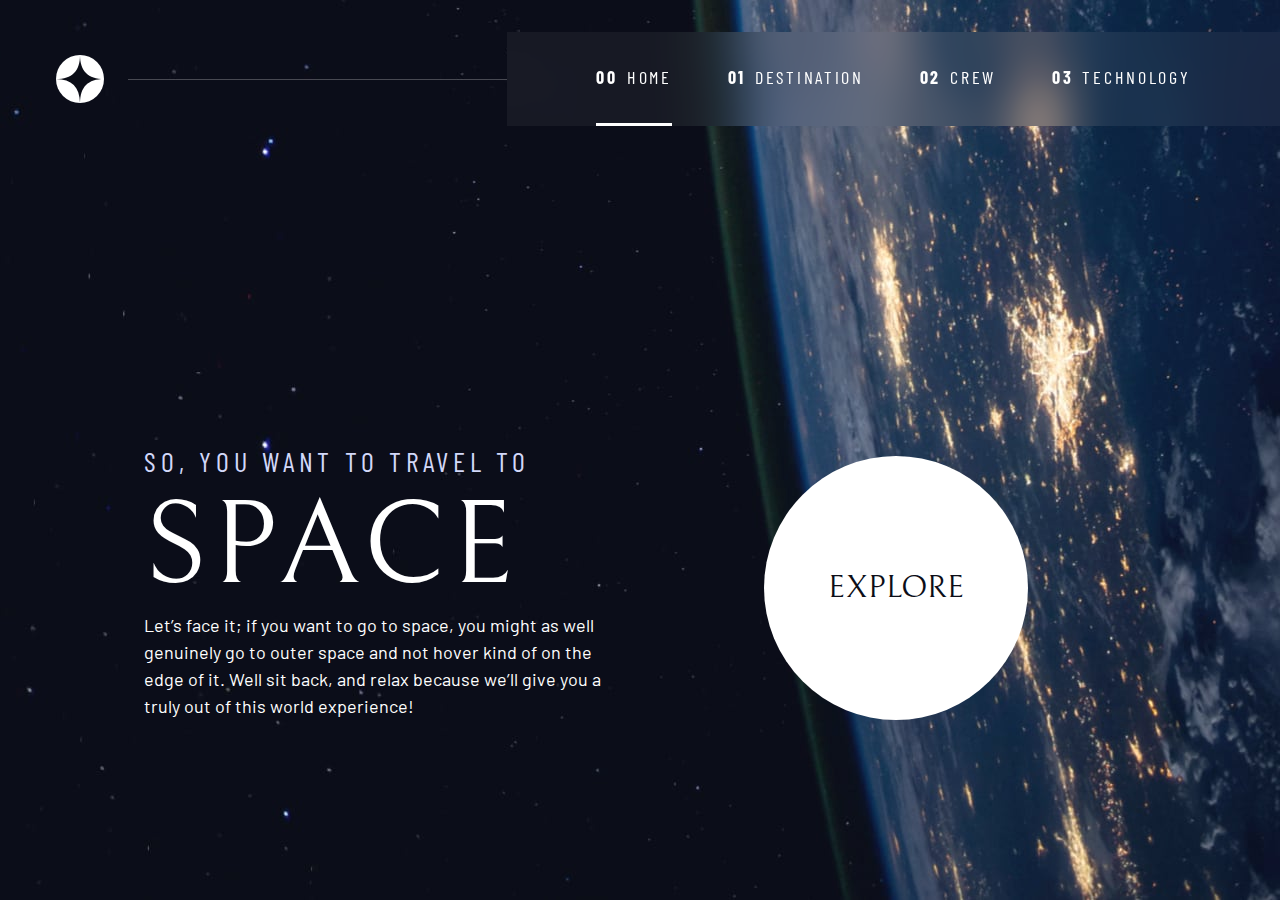
<file: index.html>
<!DOCTYPE html>
<html lang="en">
<head>
    <meta charset="UTF-8">
    <meta name="viewport" content="width=device-width, initial-scale=1.0">

    <link rel="icon" type="image/png" sizes="32x32" href="./assets/favicon-32x32.png">
    <!-- Google fonts -->
    <link rel="preconnect" href="https://fonts.googleapis.com">
    <link rel="preconnect" href="https://fonts.gstatic.com" crossorigin>
    <link href="https://fonts.googleapis.com/css2?family=Barlow+Condensed:wght@400;700&family=Bellefair&family=Barlow:wght@400;700&display=swap"
          rel="stylesheet">

    <!-- Our custom CSS -->
    <link rel="stylesheet" href="index.css">
    <title>Frontend Mentor | Space tourism website</title>
    <script src="navigation.js" defer></script>
</head>
<body class="home">
    <a class="skip-to-content" href="#main">Skip to content</a>
    <header class="primary-header flex">
        <div>
            <img src="./assets/shared/logo.svg" alt="space tourism logo" class="logo">
        </div>
        <button class="mobile-nav-toggle" aria-controls="primary-navigation"><span class="sr-only" aria-expanded="false">Menu</span></button>
        <nav>
            <ul id="primary-navigation" data-visible="false" class="primary-navigation underline-indicators flex">
                <li class="active"><a class="ff-sans-cond uppercase text-white letter-spacing-2" href="index.html"><span aria-hidden="true">00</span>Home</a>
                <li><a class="ff-sans-cond uppercase text-white letter-spacing-2" href="destination.html"><span aria-hidden="true">01</span>Destination</a>
                <li><a class="ff-sans-cond uppercase text-white letter-spacing-2" href="crew.html"><span aria-hidden="true">02</span>Crew</a>
                <li><a class="ff-sans-cond uppercase text-white letter-spacing-2" href="technology.html"><span aria-hidden="true">03</span>Technology</a>
            </ul>
        </nav>
    </header>

    <main id="main" class="grid-container grid-container--home">
        <div>
            <h1 class="text-accent fs-500 ff-sans-cond uppercase letter-spacing-1">So, you want to travel to
                <span class="d-block fs-900 ff-serif text-white">Space</span></h1>

            <p>Let’s face it; if you want to go to space, you might as well genuinely go to
                outer space and not hover kind of on the edge of it. Well sit back, and relax
                because we’ll give you a truly out of this world experience! </p>
        </div>
        <div>
            <a href="#" class="large-button uppercase ff-serif text-dark bg-white">Explore</a>
        </div>
    </main>

</body>
</html>
</file>
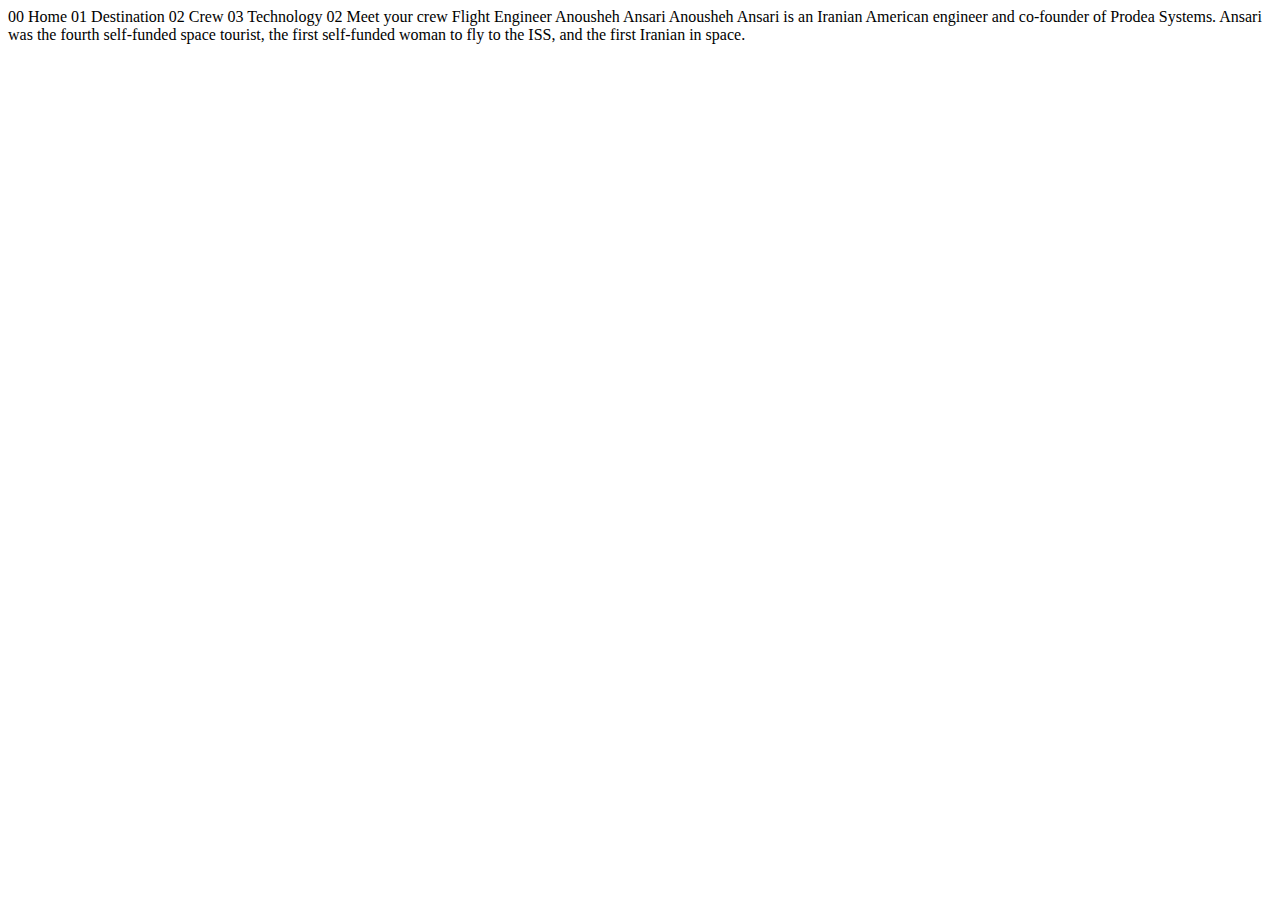
<file: crew-engineer.html>
<!DOCTYPE html>
<html lang="en">
<head>
  <meta charset="UTF-8">
  <meta name="viewport" content="width=device-width, initial-scale=1.0">

  <link rel="icon" type="image/png" sizes="32x32" href="./assets/favicon-32x32.png">
  
  <title>Frontend Mentor | Space tourism website</title>
</head>
<body>

  00 Home
  01 Destination
  02 Crew
  03 Technology

  02 Meet your crew

  Flight Engineer
  Anousheh Ansari

  Anousheh Ansari is an Iranian American engineer and co-founder of Prodea Systems. 
  Ansari was the fourth self-funded space tourist, the first self-funded woman to 
  fly to the ISS, and the first Iranian in space. 
</body>
</html>
</file>
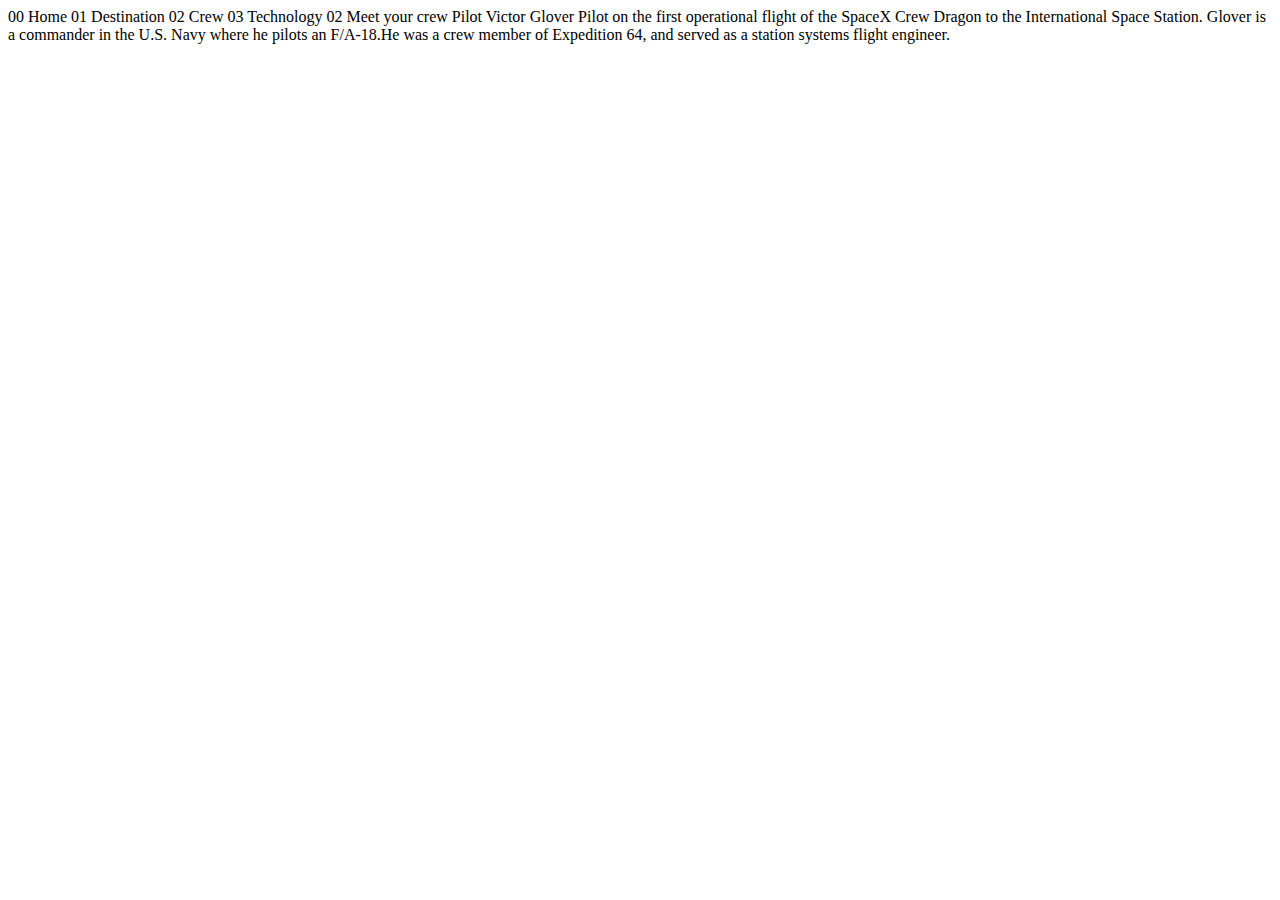
<file: crew-pilot.html>
<!DOCTYPE html>
<html lang="en">
<head>
  <meta charset="UTF-8">
  <meta name="viewport" content="width=device-width, initial-scale=1.0">

  <link rel="icon" type="image/png" sizes="32x32" href="./assets/favicon-32x32.png">
  
  <title>Frontend Mentor | Space tourism website</title>
</head>
<body>

  00 Home
  01 Destination
  02 Crew
  03 Technology

  02 Meet your crew

  Pilot
  Victor Glover

  Pilot on the first operational flight of the SpaceX Crew Dragon to the 
  International Space Station. Glover is a commander in the U.S. Navy where 
  he pilots an F/A-18.He was a crew member of Expedition 64, and served as a 
  station systems flight engineer. 
</body>
</html>
</file>
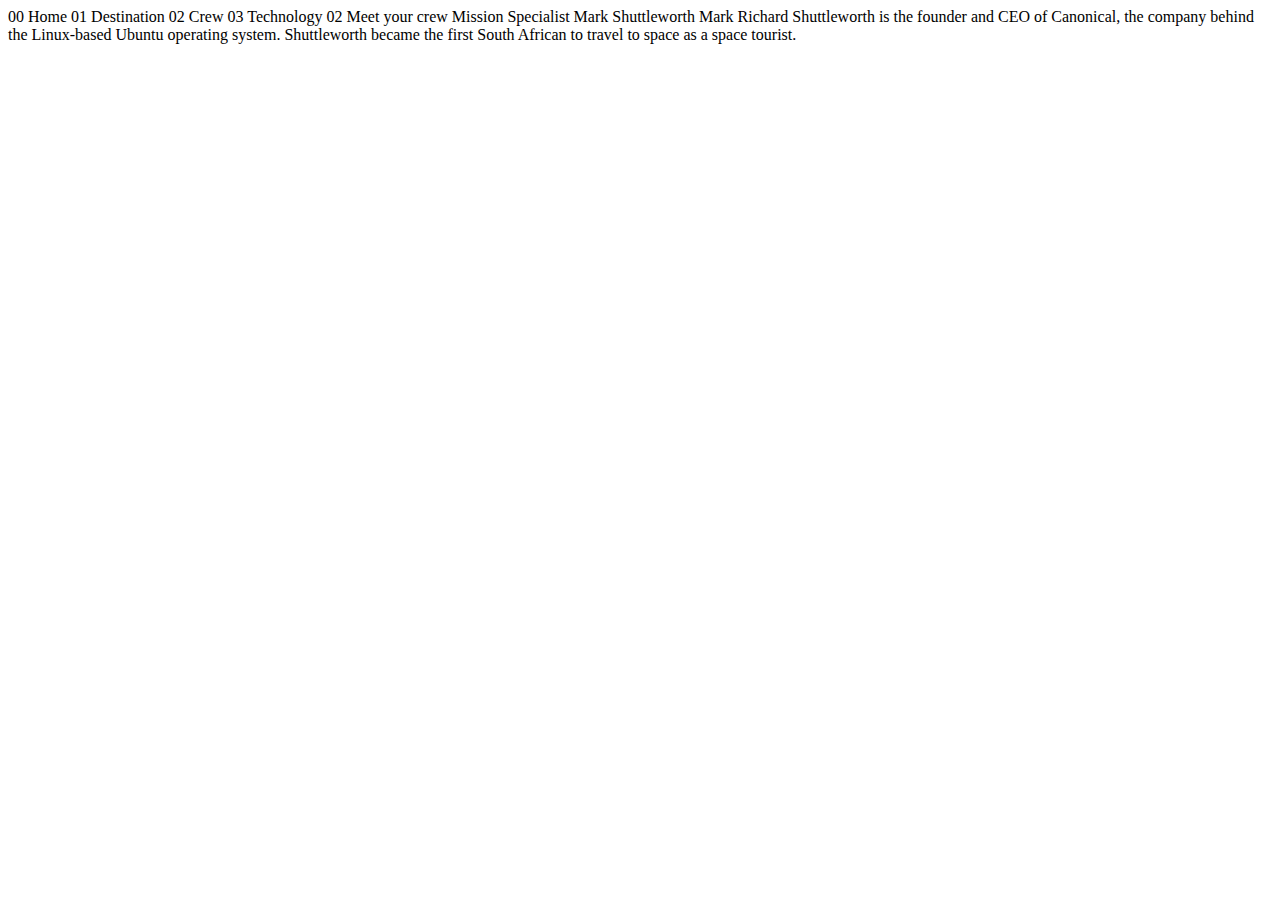
<file: crew-specialist.html>
<!DOCTYPE html>
<html lang="en">
<head>
  <meta charset="UTF-8">
  <meta name="viewport" content="width=device-width, initial-scale=1.0">

  <link rel="icon" type="image/png" sizes="32x32" href="./assets/favicon-32x32.png">
  
  <title>Frontend Mentor | Space tourism website</title>
</head>
<body>

  00 Home
  01 Destination
  02 Crew
  03 Technology

  02 Meet your crew

  Mission Specialist
  Mark Shuttleworth

  Mark Richard Shuttleworth is the founder and CEO of Canonical, the company behind 
  the Linux-based Ubuntu operating system. Shuttleworth became the first South 
  African to travel to space as a space tourist.
</body>
</html>
</file>
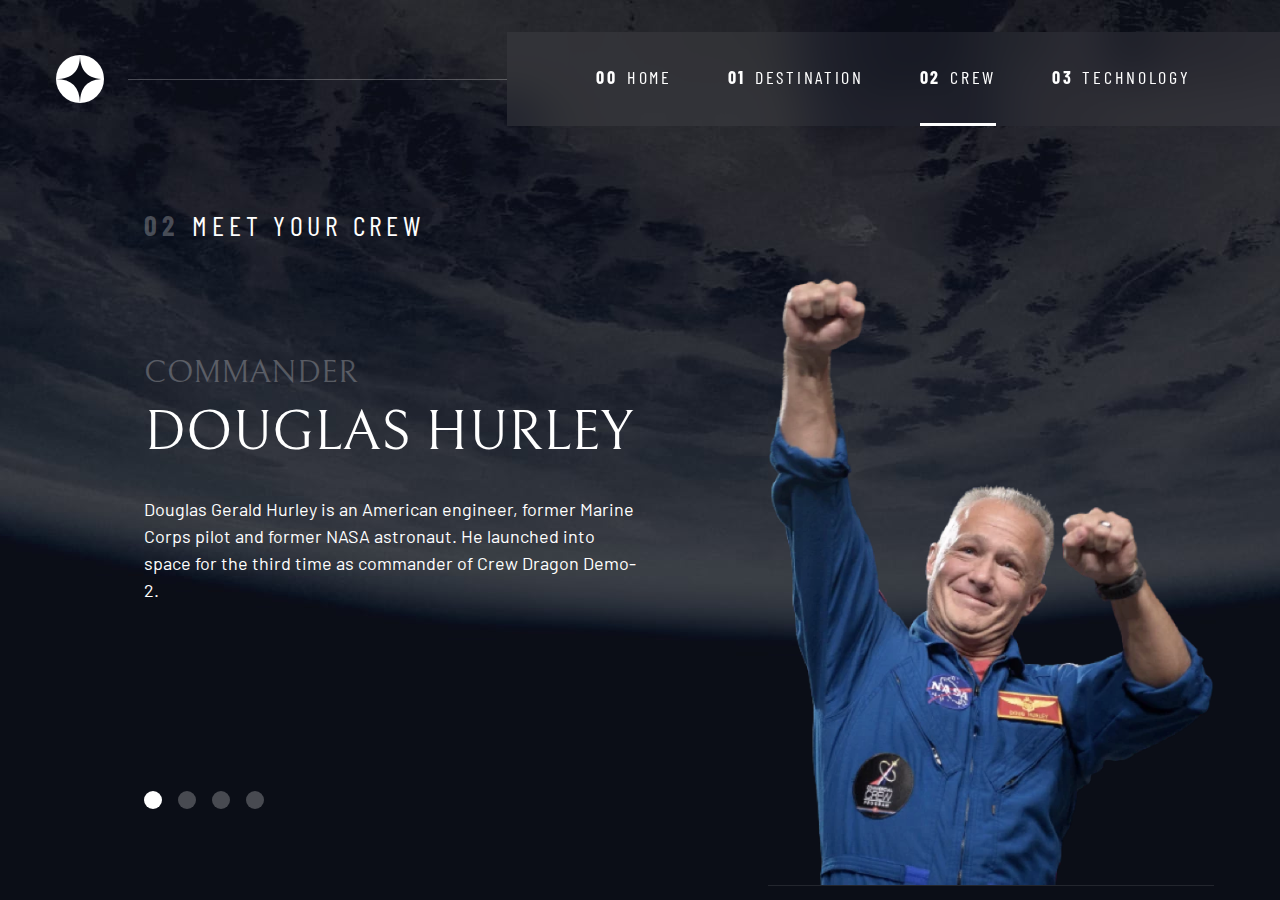
<file: crew.html>
<!DOCTYPE html>
<html lang="en">
<head>
    <meta charset="UTF-8">
    <meta name="viewport" content="width=device-width, initial-scale=1.0">

    <link rel="icon" type="image/png" sizes="32x32" href="./assets/favicon-32x32.png">
    <!-- Google fonts -->
    <link rel="preconnect" href="https://fonts.googleapis.com">
    <link rel="preconnect" href="https://fonts.gstatic.com" crossorigin>
    <link href="https://fonts.googleapis.com/css2?family=Barlow+Condensed:wght@400;700&family=Bellefair&family=Barlow:wght@400;700&display=swap"
          rel="stylesheet">

    <!-- Our custom CSS -->
    <link rel="stylesheet" href="index.css">
    <title>Frontend Mentor | Space tourism website</title>
    <script src="navigation.js" defer></script>
    <script src="tabs.js" defer></script>
</head>
<body class="crew">
<a class="skip-to-content" href="#main">Skip to content</a>
<header class="primary-header flex">
    <div>
        <img src="./assets/shared/logo.svg" alt="space tourism logo" class="logo">
    </div>
    <button class="mobile-nav-toggle" aria-controls="primary-navigation"><span class="sr-only" aria-expanded="false">Menu</span>
    </button>
    <nav>
        <ul id="primary-navigation" data-visible="false" class="primary-navigation underline-indicators flex">
            <li><a class="ff-sans-cond uppercase text-white letter-spacing-2" href="index.html"><span
                    aria-hidden="true">00</span>Home</a>
            <li><a class="ff-sans-cond uppercase text-white letter-spacing-2" href="destination.html"><span
                    aria-hidden="true">01</span>Destination</a>
            <li class="active"><a class="ff-sans-cond uppercase text-white letter-spacing-2" href="crew.html"><span aria-hidden="true">02</span>Crew</a>
            <li><a class="ff-sans-cond uppercase text-white letter-spacing-2" href="technology.html"><span
                    aria-hidden="true">03</span>Technology</a>
        </ul>
    </nav>
</header>

<main id="main" class="grid-container grid-container--crew flow">
    <h1 class="numbered-title"><span aria-hidden="true">02</span>Meet your crew</h1>

    <picture id="commander-image">
        <source srcset="./assets/crew/image-douglas-hurley.webp" type="image/webp">
        <img src="assets/crew/image-douglas-hurley.png" alt="douglas hurley">
    </picture>
    <picture hidden id="specialist-image">
        <source srcset="./assets/crew/image-mark-shuttleworth.webp" type="image/webp">
        <img src="assets/crew/image-mark-shuttleworth.png" alt="mark shuttleworth">
    </picture>
    <picture hidden id="pilot-image">
        <source srcset="./assets/crew/image-victor-glover.webp" type="image/webp">
        <img src="assets/crew/image-victor-glover.png" alt="victor glover">
    </picture>
    <picture hidden id="engineer-image">
        <source srcset="./assets/crew/image-anousheh-ansari.webp" type="image/webp">
        <img src="assets/crew/image-anousheh-ansari.png" alt="anousheh ansari">
    </picture>

    <div class="dot-indicators flex" role="tablist">
        <button aria-selected="true" role="tab" aria-controls="commander-tab" tabindex="0" data-image="commander-image">
            <span class="sr-only">The commander</span></button>
        <button aria-selected="false" role="tab" aria-controls="specialist-tab" tabindex="-1" data-image="specialist-image">
            <span class="sr-only">The mission specialist</span>
        </button>
        <button aria-selected="false" role="tab" aria-controls="pilot-tab" tabindex="-1" data-image="pilot-image">
            <span class="sr-only">The pilot</span>
        </button>
        <button aria-selected="false" role="tab" aria-controls="engineer-tab" tabindex="-1" data-image="engineer-image">
            <span class="sr-only">The crew engineer</span>
        </button>
    </div>

    <!--  Commander  -->
    <article class="crew-details flow" id="commander-tab" tabindex="0" role="tabpanel">
        <header class="flow flow--space-small">
            <h2 class="uppercase fs-600 ff-serif" style="opacity: .5">Commander</h2>
            <p class="uppercase fs-700 ff-serif">Douglas Hurley</p>
        </header>
        <p>Douglas Gerald Hurley is an American engineer, former Marine Corps pilot
            and former NASA astronaut. He launched into space for the third time as
            commander of Crew Dragon Demo-2.</p>
    </article>

    <!--  Specialist      -->
    <article hidden class="crew-details flow" id="specialist-tab" tabindex="0" role="tabpanel">
        <header class="flow flow--space-small">
            <h2 class="uppercase fs-600 ff-serif" style="opacity: .5">Mission Specialist</h2>
            <p class="uppercase fs-700 ff-serif">Mark Shuttleworth</p>
        </header>
        <p>Mark Richard Shuttleworth is the founder and CEO of Canonical, the company behind
            the Linux-based Ubuntu operating system. Shuttleworth became the first South
            African to travel to space as a space tourist.</p>
    </article>

    <!--    Pilot      -->
    <article hidden class="crew-details flow" id="pilot-tab" tabindex="0" role="tabpanel">
        <header class="flow flow--space-small">
            <h2 class="uppercase fs-600 ff-serif" style="opacity: .5">Pilot</h2>
            <p class="uppercase fs-700 ff-serif">Victor Glover</p>
        </header>
        <p>Pilot on the first operational flight of the SpaceX Crew Dragon to the
            International Space Station. Glover is a commander in the U.S. Navy where
            he pilots an F/A-18.He was a crew member of Expedition 64, and served as a
            station systems flight engineer. </p>
    </article>

    <!--  Engineer    -->
    <article hidden class="crew-details flow" id="engineer-tab" tabindex="0" role="tabpanel">
        <header class="flow flow--space-small">
            <h2 class="uppercase fs-600 ff-serif" style="opacity: .5">Flight Engineer</h2>
            <p class="uppercase fs-700 ff-serif">Anousheh Ansari</p>
        </header>
        <p>Anousheh Ansari is an Iranian American engineer and co-founder of Prodea Systems.
            Ansari was the fourth self-funded space tourist, the first self-funded woman to
            fly to the ISS, and the first Iranian in space.</p>
    </article>
</main>
</body>
</html>
</file>
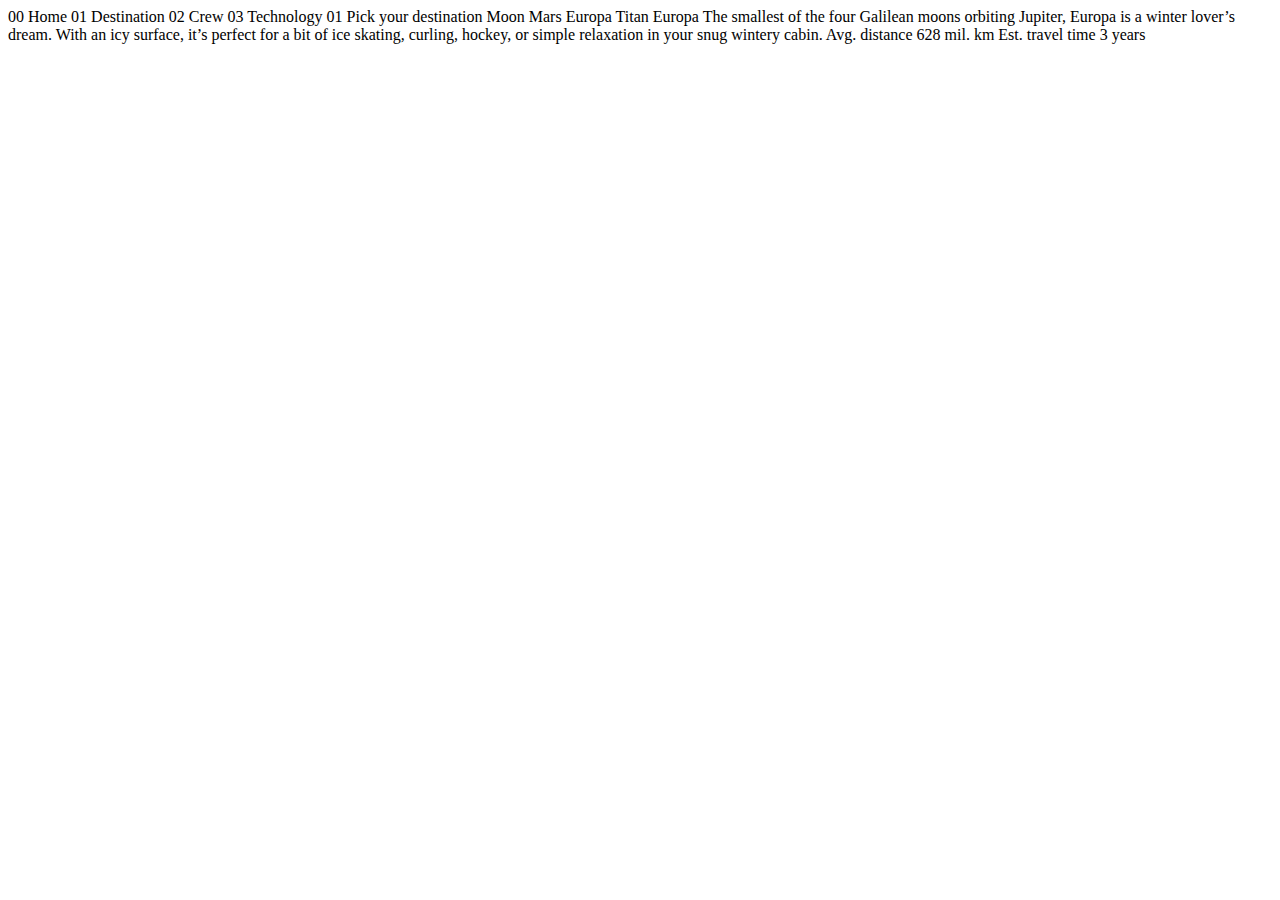
<file: destination-europa.html>
<!DOCTYPE html>
<html lang="en">
<head>
  <meta charset="UTF-8">
  <meta name="viewport" content="width=device-width, initial-scale=1.0">

  <link rel="icon" type="image/png" sizes="32x32" href="./assets/favicon-32x32.png">
  
  <title>Frontend Mentor | Space tourism website</title>
</head>
<body>

  00 Home
  01 Destination
  02 Crew
  03 Technology

  01 Pick your destination

  Moon
  Mars
  Europa
  Titan

  Europa

  The smallest of the four Galilean moons orbiting Jupiter, Europa is a 
  winter lover’s dream. With an icy surface, it’s perfect for a bit of 
  ice skating, curling, hockey, or simple relaxation in your snug 
  wintery cabin.

  Avg. distance
  628 mil. km

  Est. travel time
  3 years
</body>
</html>
</file>
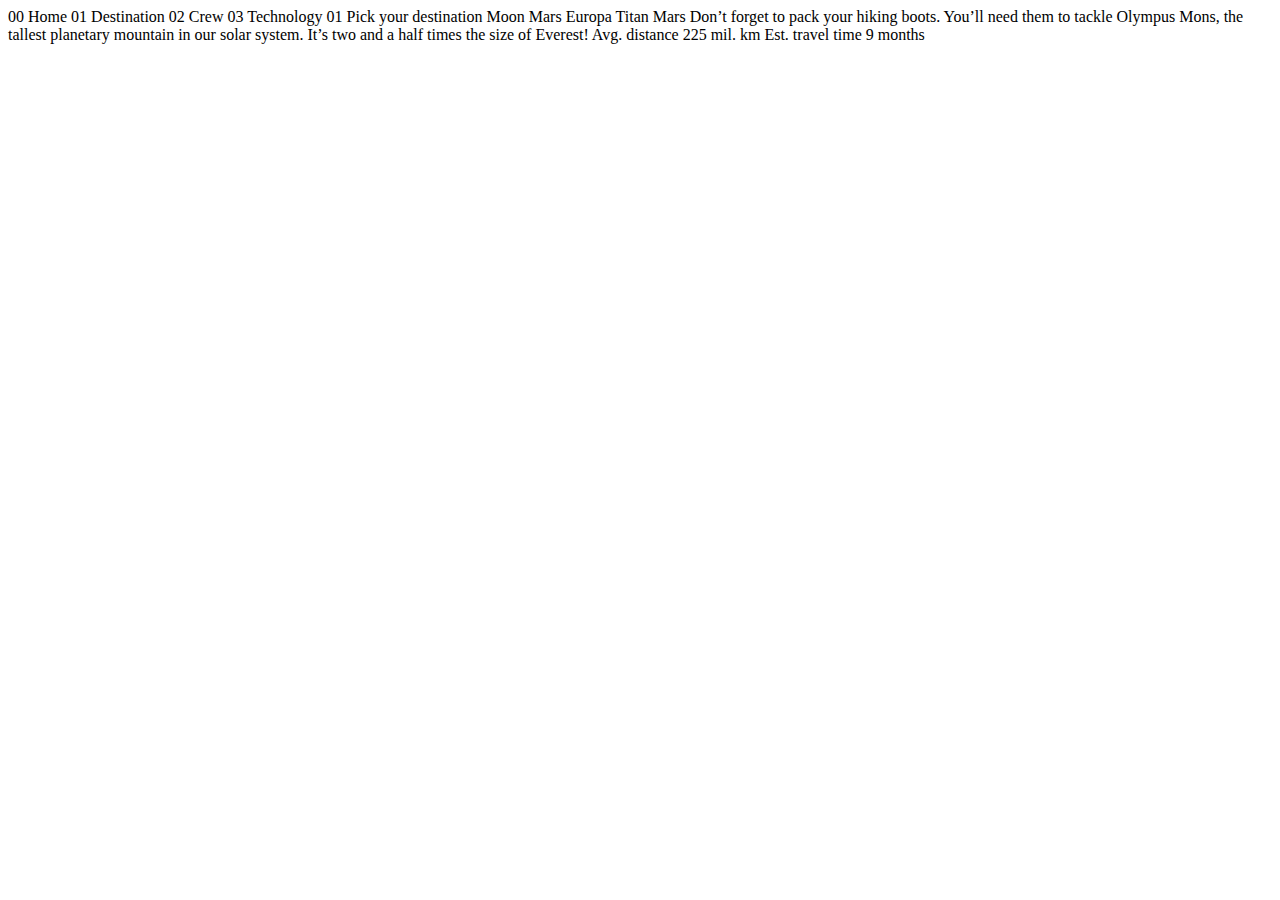
<file: destination-mars.html>
<!DOCTYPE html>
<html lang="en">
<head>
  <meta charset="UTF-8">
  <meta name="viewport" content="width=device-width, initial-scale=1.0">

  <link rel="icon" type="image/png" sizes="32x32" href="./assets/favicon-32x32.png">
  
  <title>Frontend Mentor | Space tourism website</title>
</head>
<body>

  00 Home
  01 Destination
  02 Crew
  03 Technology

  01 Pick your destination

  Moon
  Mars
  Europa
  Titan

  Mars

  Don’t forget to pack your hiking boots. You’ll need them to tackle Olympus Mons, 
  the tallest planetary mountain in our solar system. It’s two and a half times 
  the size of Everest!

  Avg. distance
  225 mil. km

  Est. travel time
  9 months
</body>
</html>
</file>
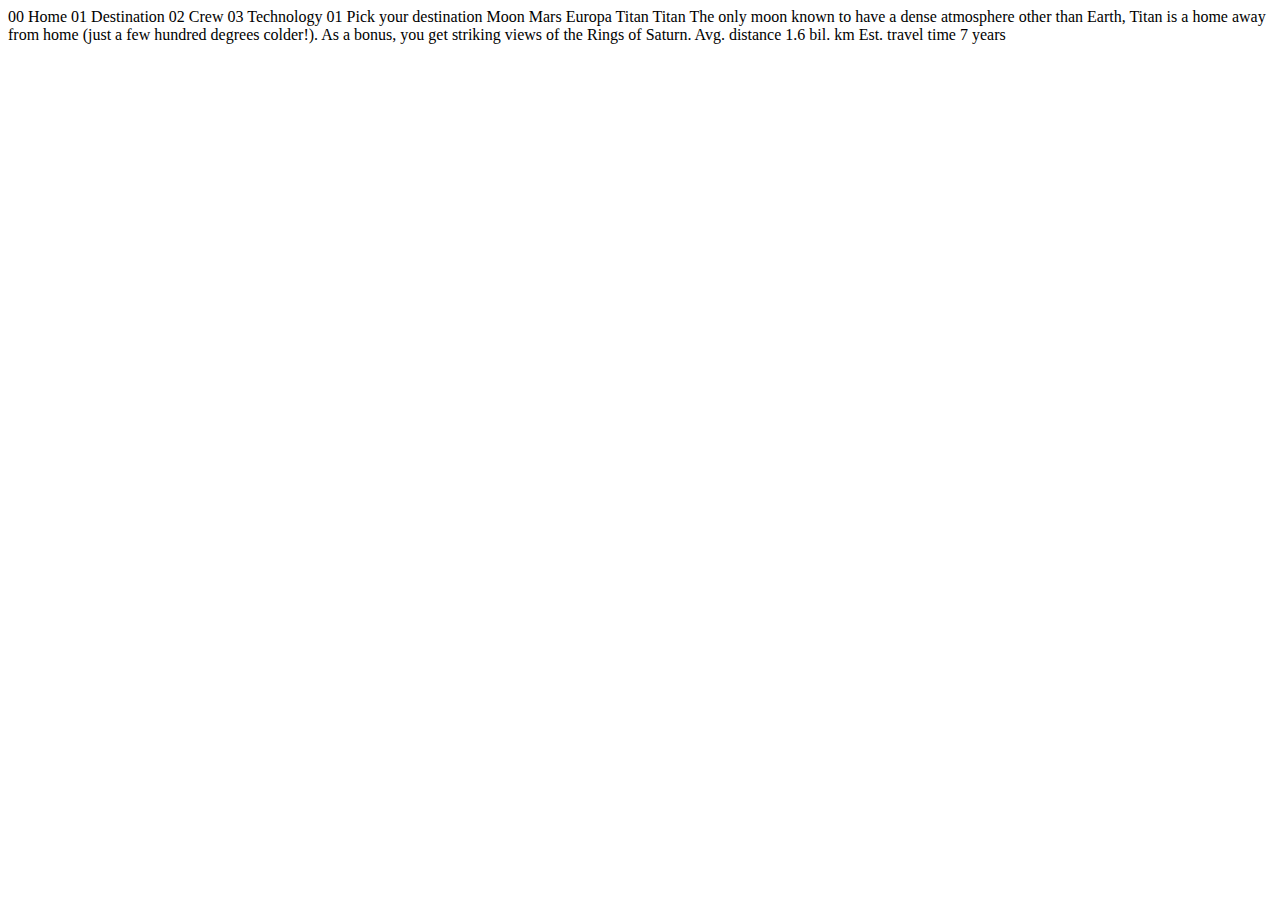
<file: destination-titan.html>
<!DOCTYPE html>
<html lang="en">
<head>
  <meta charset="UTF-8">
  <meta name="viewport" content="width=device-width, initial-scale=1.0">

  <link rel="icon" type="image/png" sizes="32x32" href="./assets/favicon-32x32.png">
  
  <title>Frontend Mentor | Space tourism website</title>
</head>
<body>

  00 Home
  01 Destination
  02 Crew
  03 Technology

  01 Pick your destination

  Moon
  Mars
  Europa
  Titan

  Titan

  The only moon known to have a dense atmosphere other than Earth, Titan 
  is a home away from home (just a few hundred degrees colder!). As a 
  bonus, you get striking views of the Rings of Saturn.

  Avg. distance
  1.6 bil. km

  Est. travel time
  7 years
</body>
</html>
</file>
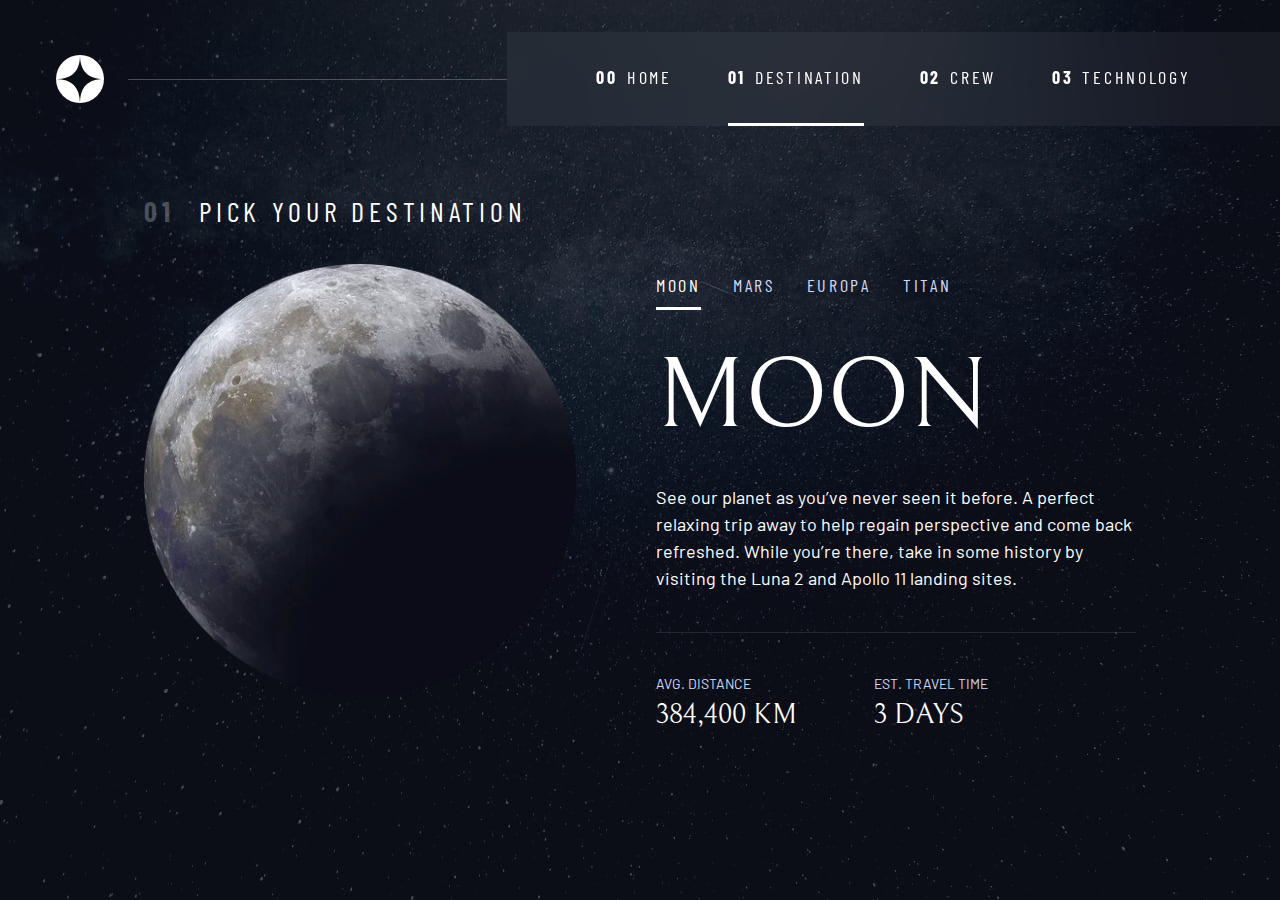
<file: destination.html>
<!DOCTYPE html>
<html lang="en">
<head>
    <meta charset="UTF-8">
    <meta name="viewport" content="width=device-width, initial-scale=1.0">

    <link rel="icon" type="image/png" sizes="32x32" href="./assets/favicon-32x32.png">
    <!-- Google fonts -->
    <link rel="preconnect" href="https://fonts.googleapis.com">
    <link rel="preconnect" href="https://fonts.gstatic.com" crossorigin>
    <link href="https://fonts.googleapis.com/css2?family=Barlow+Condensed:wght@400;700&family=Bellefair&family=Barlow:wght@400;700&display=swap"
          rel="stylesheet">

    <!-- Our custom CSS -->
    <link rel="stylesheet" href="index.css">
    <title>Frontend Mentor | Space tourism website</title>
    <script src="navigation.js" defer></script>
    <script src="tabs.js" defer></script>
</head>

<body class="destination">
<a class="skip-to-content" href="#main">Skip to content</a>
<header class="primary-header flex">
    <div>
        <img src="./assets/shared/logo.svg" alt="space tourism logo" class="logo">
    </div>
    <button class="mobile-nav-toggle" aria-controls="primary-navigation"><span class="sr-only" aria-expanded="false">Menu</span>
    </button>
    <nav>
        <ul id="primary-navigation" data-visible="false" class="primary-navigation underline-indicators flex">
            <li><a class="ff-sans-cond uppercase text-white letter-spacing-2" href="index.html"><span
                    aria-hidden="true">00</span>Home</a>
            <li class="active"><a class="ff-sans-cond uppercase text-white letter-spacing-2" href="destination.html"><span
                    aria-hidden="true">01</span>Destination</a>
            <li><a class="ff-sans-cond uppercase text-white letter-spacing-2" href="crew.html"><span aria-hidden="true">02</span>Crew</a>
            <li><a class="ff-sans-cond uppercase text-white letter-spacing-2" href="technology.html"><span
                    aria-hidden="true">03</span>Technology</a>
        </ul>
    </nav>
</header>

<main id="main" class="grid-container grid-container--destination flow">
    <h1 class="numbered-title"><span aria-hidden="true">01</span> Pick your destination</h1>

    <picture id="moon-image">
        <source srcset="assets/destination/image-moon.webp" type="image/webp">
        <img src="assets/destination/image-moon.png" alt="the moon">
    </picture>
    <picture hidden id="mars-image">
        <source srcset="assets/destination/image-mars.webp" type="image/webp">
        <img src="assets/destination/image-mars.png" alt="the planet mars">
    </picture>
    <picture hidden id="europa-image">
        <source srcset="assets/destination/image-europa.webp" type="image/webp">
        <img src="assets/destination/image-europa.png" alt="the planet europa">
    </picture>
    <picture hidden id="titan-image">
        <source srcset="assets/destination/image-titan.webp" type="image/webp">
        <img src="assets/destination/image-titan.png" alt="the moon titan">
    </picture>

    <div class="tab-list underline-indicators flex" role="tablist" aria-label="destination list">
        <button aria-selected="true" role="tab" aria-controls="moon-tab"
                class="uppercase ff-sans-cond text-accent letter-spacing-2" tabindex="0" data-image="moon-image">Moon
        </button>
        <button aria-selected="false" role="tab" aria-controls="mars-tab"
                class="uppercase ff-sans-cond text-accent letter-spacing-2" tabindex="-1" data-image="mars-image">Mars
        </button>
        <button aria-selected="false" role="tab" aria-controls="europa-tab"
                class="uppercase ff-sans-cond text-accent letter-spacing-2" tabindex="-1" data-image="europa-image">Europa
        </button>
        <button aria-selected="false" role="tab" aria-controls="titan-tab"
                class="uppercase ff-sans-cond text-accent letter-spacing-2" tabindex="-1" data-image="titan-image">Titan
        </button>
    </div>

    <!-- The moon -->
    <article class="destination-info flow" id="moon-tab" tabindex="0" role="tabpanel">
        <h2 class="fs-800 uppercase ff-serif">Moon</h2>

        <p>See our planet as you’ve never seen it before. A perfect relaxing trip away to help
            regain perspective and come back refreshed. While you’re there, take in some history
            by visiting the Luna 2 and Apollo 11 landing sites.</p>

        <div class="destination-meta flex">
            <div>
                <h3 class="text-accent fs-200 uppercase">Avg. distance</h3>
                <p class="ff-serif uppercase">384,400 km</p>
            </div>
            <div>
                <h3 class="text-accent fs-200 uppercase">Est. travel time</h3>
                <p class="ff-serif uppercase">3 days</p>
            </div>
        </div>
    </article>

    <!-- Mars -->
    <article hidden class="destination-info flow" id="mars-tab" tabindex="0" role="tabpanel">
        <h2 class="fs-800 uppercase ff-serif">Mars</h2>

        <p>Don’t forget to pack your hiking boots. You’ll need them to tackle Olympus Mons,
            the tallest planetary mountain in our solar system. It’s two and a half times
            the size of Everest!</p>

        <div class="destination-meta flex">
            <div>
                <h3 class="text-accent fs-200 uppercase">Avg. distance</h3>
                <p class="ff-serif uppercase">225 mil. km</p>
            </div>
            <div>
                <h3 class="text-accent fs-200 uppercase">Est. travel time</h3>
                <p class="ff-serif uppercase">9 months</p>
            </div>
        </div>
    </article>

    <!-- Europa -->
    <article hidden class="destination-info flow" id="europa-tab" tabindex="0" role="tabpanel">
        <h2 class="fs-800 uppercase ff-serif">Europa</h2>

        <p>The smallest of the four Galilean moons orbiting Jupiter, Europa is a
            winter lover’s dream. With an icy surface, it’s perfect for a bit of
            ice skating, curling, hockey, or simple relaxation in your snug
            wintery cabin.</p>
        <div class="destination-meta flex">
            <div>
                <h3 class="text-accent fs-200 uppercase">Avg. distance</h3>
                <p class="ff-serif uppercase">628 mil. km</p>
            </div>
            <div>
                <h3 class="text-accent fs-200 uppercase">Est. travel time</h3>
                <p class="ff-serif uppercase">3 years</p>
            </div>
        </div>
    </article>

    <!-- Titan -->
    <article hidden class="destination-info flow" id="titan-tab" tabindex="0" role="tabpanel">
        <h2 class="fs-800 uppercase ff-serif">Titan</h2>

        <p>The only moon known to have a dense atmosphere other than Earth, Titan
            is a home away from home (just a few hundred degrees colder!). As a
            bonus, you get striking views of the Rings of Saturn.</p>

        <div class="destination-meta flex">
            <div>
                <h3 class="text-accent fs-200 uppercase">Avg. distance</h3>
                <p class="ff-serif uppercase">1.6 bil. km</p>
            </div>
            <div>
                <h3 class="text-accent fs-200 uppercase">Est. travel time</h3>
                <p class="ff-serif uppercase">7 years</p>
            </div>
        </div>
    </article>
</main>
</body>
</html>
</file>
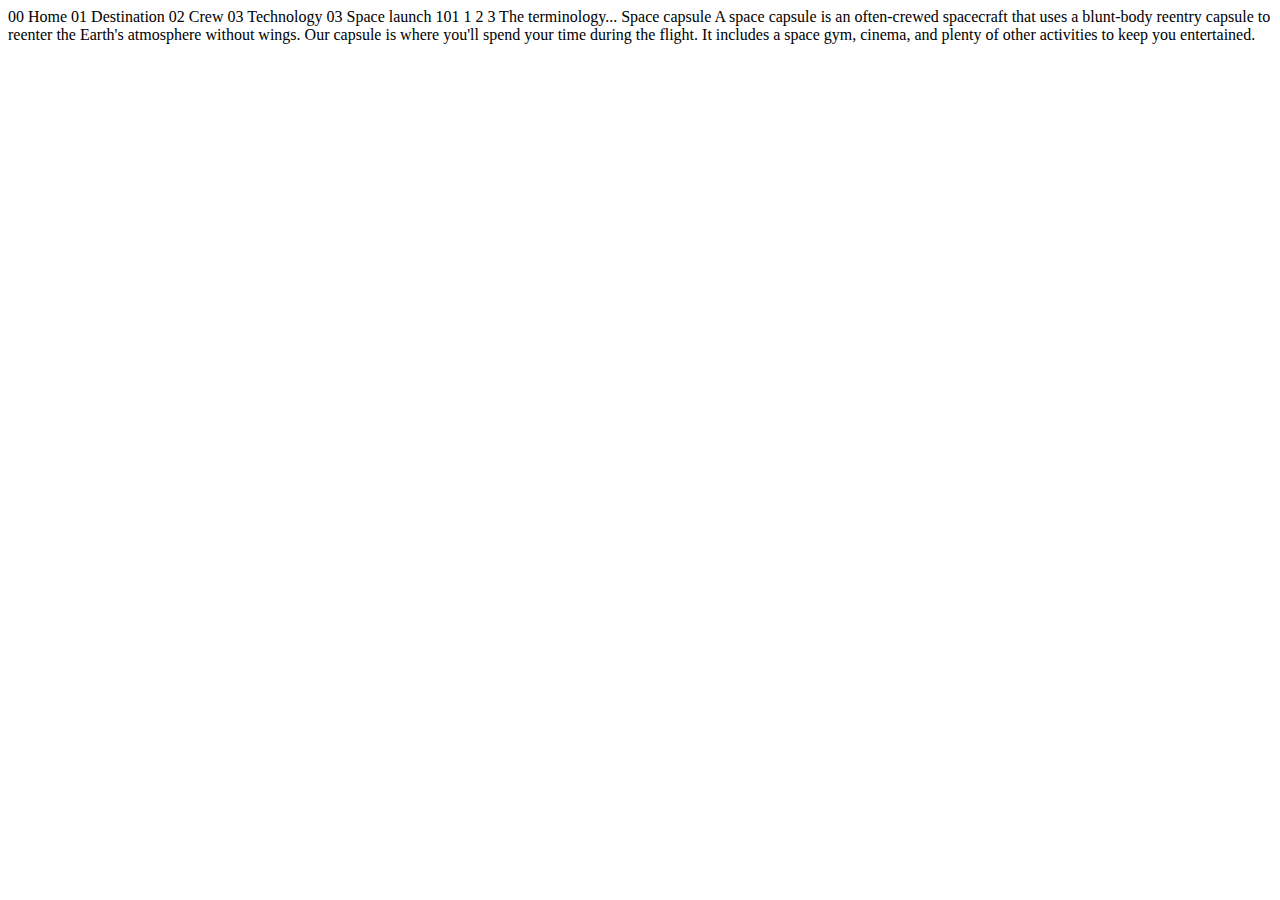
<file: technology-capsule.html>
<!DOCTYPE html>
<html lang="en">
<head>
  <meta charset="UTF-8">
  <meta name="viewport" content="width=device-width, initial-scale=1.0">

  <link rel="icon" type="image/png" sizes="32x32" href="./assets/favicon-32x32.png">
  
  <title>Frontend Mentor | Space tourism website</title>
</head>
<body>

  00 Home
  01 Destination
  02 Crew
  03 Technology

  03 Space launch 101

  1
  2
  3

  The terminology...
  Space capsule

  A space capsule is an often-crewed spacecraft that uses a blunt-body reentry 
  capsule to reenter the Earth's atmosphere without wings. Our capsule is where 
  you'll spend your time during the flight. It includes a space gym, cinema, 
  and plenty of other activities to keep you entertained.
</body>
</html>
</file>
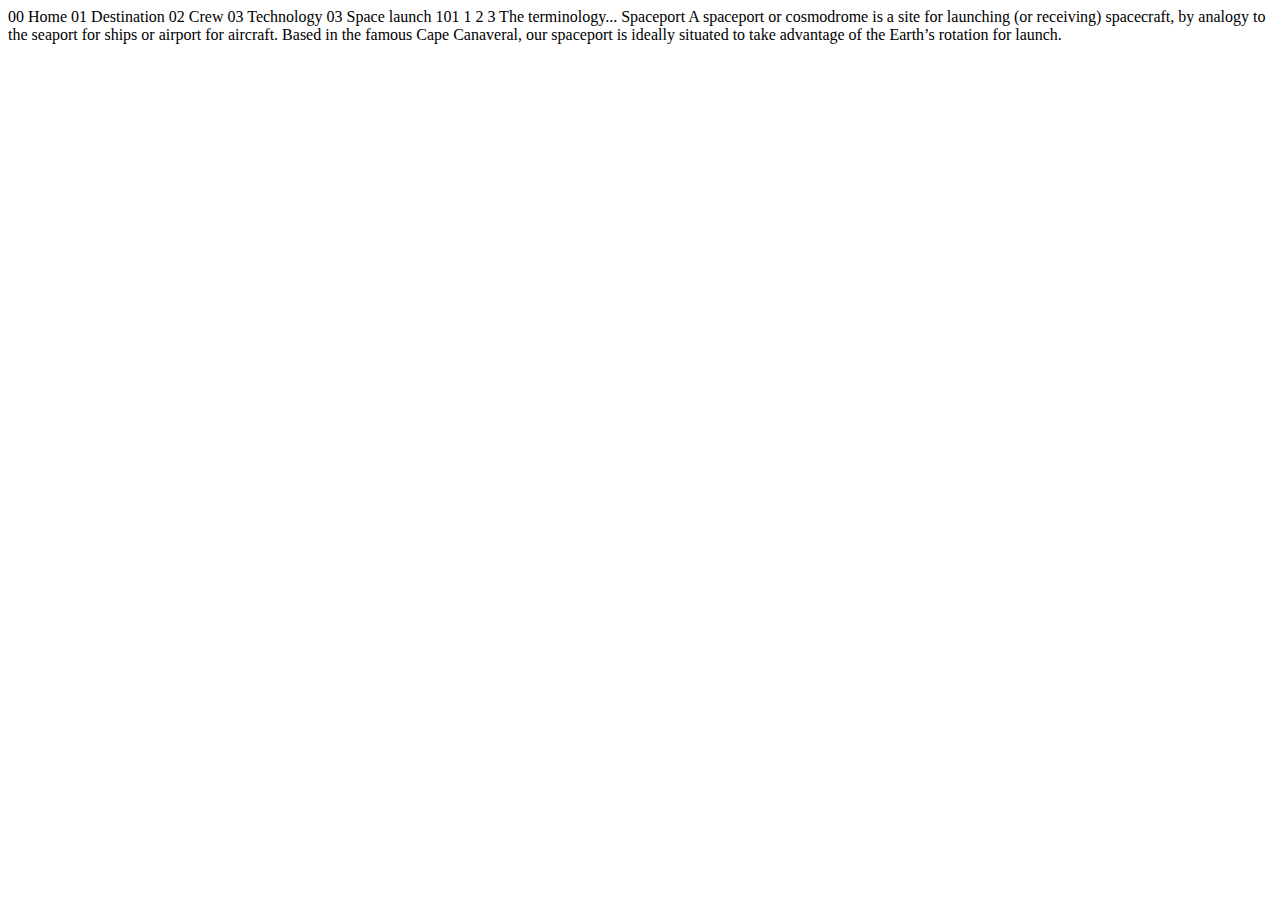
<file: technology-spaceport.html>
<!DOCTYPE html>
<html lang="en">
<head>
  <meta charset="UTF-8">
  <meta name="viewport" content="width=device-width, initial-scale=1.0">

  <link rel="icon" type="image/png" sizes="32x32" href="./assets/favicon-32x32.png">
  
  <title>Frontend Mentor | Space tourism website</title>
</head>
<body>

  00 Home
  01 Destination
  02 Crew
  03 Technology

  03 Space launch 101

  1
  2
  3

  The terminology...
  Spaceport

  A spaceport or cosmodrome is a site for launching (or receiving) spacecraft, 
  by analogy to the seaport for ships or airport for aircraft. Based in the 
  famous Cape Canaveral, our spaceport is ideally situated to take advantage 
  of the Earth’s rotation for launch.
</body>
</html>
</file>
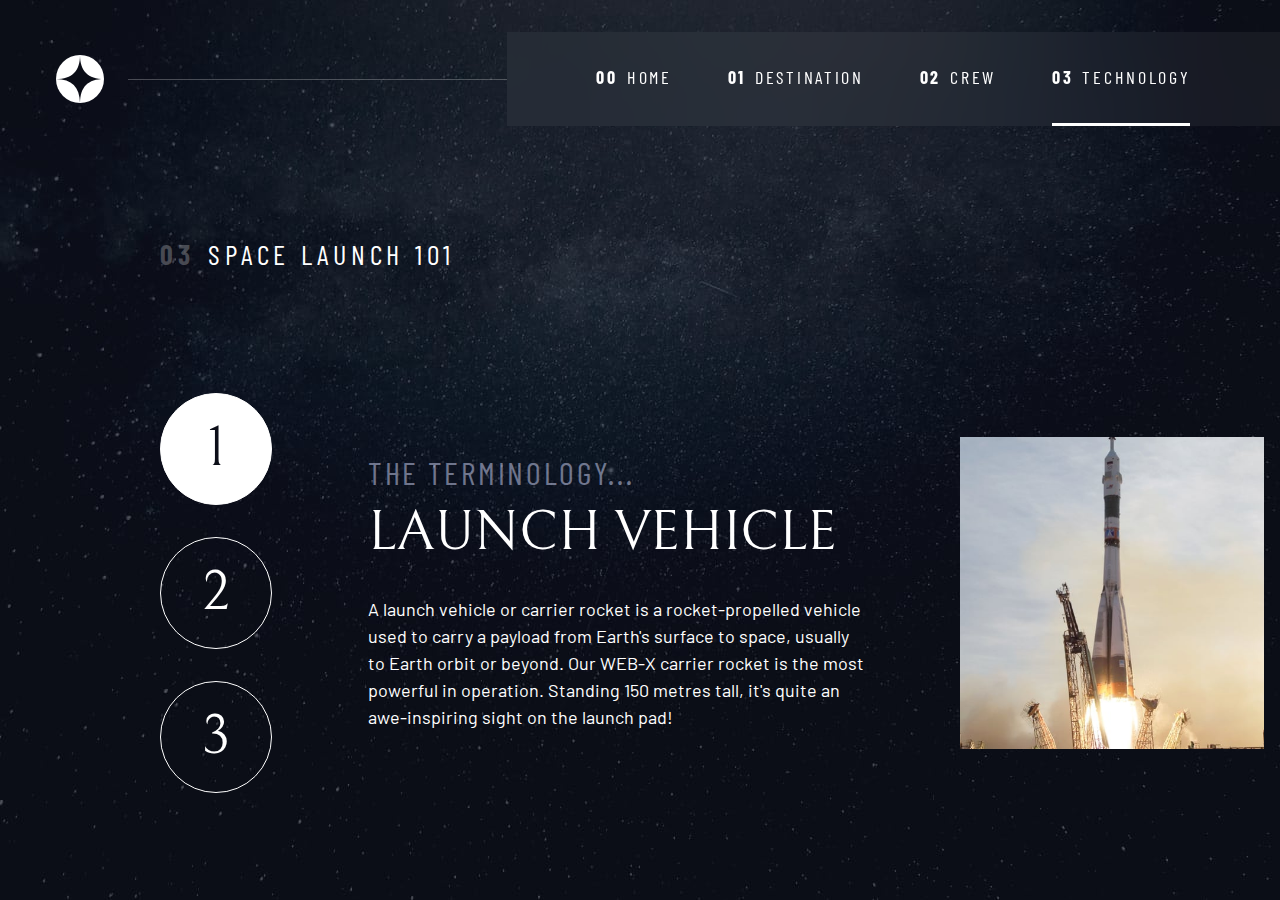
<file: technology.html>
<!DOCTYPE html>
<html lang="en">
<head>
    <meta charset="UTF-8">
    <meta name="viewport" content="width=device-width, initial-scale=1.0">

    <link rel="icon" type="image/png" sizes="32x32" href="./assets/favicon-32x32.png">
    <!-- Google fonts -->
    <link rel="preconnect" href="https://fonts.googleapis.com">
    <link rel="preconnect" href="https://fonts.gstatic.com" crossorigin>
    <link href="https://fonts.googleapis.com/css2?family=Barlow+Condensed:wght@400;700&family=Bellefair&family=Barlow:wght@400;700&display=swap"
          rel="stylesheet">

    <!-- Our custom CSS -->
    <link rel="stylesheet" href="index.css">
    <title>Frontend Mentor | Space tourism website</title>
    <script src="navigation.js" defer></script>
    <script src="tabs.js" defer></script>
</head>
<body class="destination">

<a class="skip-to-content" href="#main">Skip to content</a>
<header class="primary-header flex">
    <div>
        <img src="./assets/shared/logo.svg" alt="space tourism logo" class="logo">
    </div>
    <button class="mobile-nav-toggle" aria-controls="primary-navigation">
        <span class="sr-only" aria-expanded="false">Menu</span>
    </button>
    <nav>
        <ul id="primary-navigation" data-visible="false" class="primary-navigation underline-indicators flex">
            <li><a class="ff-sans-cond uppercase text-white letter-spacing-2" href="index.html"><span
                    aria-hidden="true">00</span>Home</a>
            <li><a class="ff-sans-cond uppercase text-white letter-spacing-2" href="destination.html"><span
                    aria-hidden="true">01</span>Destination</a>
            <li><a class="ff-sans-cond uppercase text-white letter-spacing-2" href="crew.html"><span aria-hidden="true">02</span>Crew</a>
            <li class="active"><a class="ff-sans-cond uppercase text-white letter-spacing-2"
                                  href="technology.html"><span
                    aria-hidden="true">03</span>Technology</a>
        </ul>
    </nav>
</header>

<main id="main" class="grid-container grid-container--technology flow">
    <h1 class="numbered-title"><span aria-hidden="true">03</span>Space launch 101</h1>

    <div class="numbered-indicators grid">
        <button class="fs-700 ff-serif" aria-selected="true">1</button>
        <button class="fs-700 ff-serif" aria-selected="false">2</button>
        <button class="fs-700 ff-serif" aria-selected="false">3</button>
    </div>

    <article class="technology-details flow">
        <header class="flow flow--space-small">
            <h2 class="uppercase letter-spacing-2 fs-600 ff-sans-cond text-accent" style="opacity: .5">The terminology...</h2>
            <p class="uppercase fs-700 ff-serif">Launch vehicle</p>
        </header>
        <p>A launch vehicle or carrier rocket is a rocket-propelled vehicle used to carry a
            payload from Earth's surface to space, usually to Earth orbit or beyond. Our
            WEB-X carrier rocket is the most powerful in operation. Standing 150 metres tall,
            it's quite an awe-inspiring sight on the launch pad!</p>
    </article>

    <img src="assets/technology/image-launch-vehicle-portrait.jpg" alt="launch vehicle">
</main>

</body>
</html>
</file>
<file: index.css>
/* ------------------- */
/* Custom properties   */
/* ------------------- */

:root {
    /* colors */
    --clr-dark: 230 35% 7%;
    --clr-light: 231 77% 90%;
    --clr-white: 0 0% 100%;

    /* font-sizes */
    --fs-900: clamp(5rem, 8vw + 1rem, 9.375rem);
    --fs-800: 3.5rem;
    --fs-700: 1.5rem;
    --fs-600: 1rem;
    --fs-500: 1rem;
    --fs-400: 0.9375rem;
    --fs-300: 1rem;
    --fs-200: 0.875rem;

    /* font-families */
    --ff-serif: "Bellefair", serif;
    --ff-sans-cond: "Barlow Condensed", sans-serif;
    --ff-sans-normal: "Barlow", sans-serif;
}

@media (min-width: 35em) {
    :root {
        --fs-800: 5rem;
        --fs-700: 2.5rem;
        --fs-600: 1.5rem;
        --fs-500: 1.25rem;
        --fs-400: 1rem;
    }
}

@media (min-width: 45em) {
    :root {
        /* font-sizes */
        --fs-800: 6.25rem;
        --fs-700: 3.5rem;
        --fs-600: 2rem;
        --fs-500: 1.75rem;
        --fs-400: 1.125rem;
    }
}


/* ------------------- */
/* Reset               */
/* ------------------- */

/* https://piccalil.li/blog/a-modern-css-reset/ */

/* Box sizing */
*,
*::before,
*::after {
    box-sizing: border-box;
}

/* Reset margins */
body,
h1,
h2,
h3,
h4,
h5,
p,
figure,
picture {
    margin: 0;
}

h1,
h2,
h3,
h4,
h5,
h6,
p {
    font-weight: 400;
}

/* set up the body */
body {
    font-family: var(--ff-sans-normal);
    font-size: var(--fs-400);
    color: hsl( var(--clr-white) );
    background-color: hsl( var(--clr-dark) );
    line-height: 1.5;
    min-height: 100vh;

    display: grid;
    grid-template-rows: min-content 1fr;

    overflow-x: hidden;
}

/* make images easier to work with */
img,
picutre {
    max-width: 100%;
    display: block;
}

/* make form elements easier to work with */
input,
button,
textarea,
select {
    font: inherit;
}

/* remove animations for people who've turned them off */
@media (prefers-reduced-motion: reduce) {
    *,
    *::before,
    *::after {
        animation-duration: 0.01ms !important;
        animation-iteration-count: 1 !important;
        transition-duration: 0.01ms !important;
        scroll-behavior: auto !important;
    }
}


/* ------------------- */
/* Utility classes     */
/* ------------------- */

/* general */

.flex {
    display: flex;
    gap: var(--gap, 1rem);
}

.grid {
    display: grid;
    gap: var(--gap, 1rem);
}

.d-block {
    display: block;
}

.flow > *:where(:not(:first-child)) {
    margin-top: var(--flow-space, 1rem);
}

.flow--space-small {
    --flow-space: .75rem;
}

.container {
    padding-inline: 2em;
    margin-inline: auto;
    max-width: 80rem;
}

.sr-only {
    position: absolute;
    width: 1px;
    height: 1px;
    padding: 0;
    margin: -1px;
    overflow: hidden;
    clip: rect(0, 0, 0, 0);
    white-space: nowrap; /* added line */
    border: 0;
}

.skip-to-content {
    position: absolute;
    z-index: 9999;
    background: hsl( var(--clr-white) );
    color: hsl( var(--clr-dark) );
    padding: .5em 1em;
    margin-inline: auto;
    transform: translateY(-100%);
    transition: transform 250ms ease-in;
}

.skip-to-content:focus {
    transform: translateY(0);
}

/* colors */

.bg-dark { background-color: hsl( var(--clr-dark) );}
.bg-accent { background-color: hsl( var(--clr-light) );}
.bg-white { background-color: hsl( var(--clr-white) );}

.text-dark { color: hsl( var(--clr-dark) );}
.text-accent { color: hsl( var(--clr-light) );}
.text-white { color: hsl( var(--clr-white) );}

/* typography */

.ff-serif { font-family: var(--ff-serif); }
.ff-sans-cond { font-family: var(--ff-sans-cond); }
.ff-sans-normal { font-family: var(--ff-sans-normal); }

.letter-spacing-1 { letter-spacing: 4.75px; }
.letter-spacing-2 { letter-spacing: 2.7px; }
.letter-spacing-3 { letter-spacing: 2.35px; }

.uppercase { text-transform: uppercase; }

.fs-900 { font-size: var(--fs-900); }
.fs-800 { font-size: var(--fs-800); }
.fs-700 { font-size: var(--fs-700); }
.fs-600 { font-size: var(--fs-600); }
.fs-500 { font-size: var(--fs-500); }
.fs-400 { font-size: var(--fs-400); }
.fs-300 { font-size: var(--fs-300); }
.fs-200 { font-size: var(--fs-200); }

.fs-900,
.fs-800,
.fs-700,
.fs-600 {
    line-height: 1.1;
}

.numbered-title {
    font-family: var(--ff-sans-cond);
    font-size: var(--fs-500);
    text-transform: uppercase;
    letter-spacing: 4.72px;
}

.numbered-title span {
    margin-right: .5em;
    font-weight: 700;
    color: hsl( var(--clr-white) / .25);
}

/* ------------------- */
/* Compontents         */
/* ------------------- */

.large-button {
    font-size: 2rem;
    position: relative;
    z-index: 1;
    display: inline-grid;
    place-items: center;
    padding: 0 2em;
    border-radius: 50%;
    aspect-ratio: 1;
    text-decoration: none;
}

.large-button::after {
    content: '';
    position: absolute;
    z-index: -1;
    width: 100%;
    height: 100%;
    background: hsl( var(--clr-white) / .1);
    border-radius: 50%;
    opacity: 0;
    transition: opacity 500ms linear, transform 750ms ease-in-out;
}

.large-button:hover::after,
.large-button:focus::after {
    opacity: 1;
    transform: scale(1.5);
}

/* primary-header */

.logo {
    margin: 1.5rem clamp(1.5rem, 5vw, 3.5rem);
}

.primary-header {
    justify-content: space-between;
    align-items: center;
}

.primary-navigation {
    --gap: clamp(1.5rem, 5vw, 3.5rem);
    --underline-gap: 2rem;
    list-style: none;
    padding: 0;
    margin: 0;
    background: hsl( var(--clr-white) / 0.05);
    backdrop-filter: blur(1.5rem);
}

.primary-navigation a {
    text-decoration: none;
}

.primary-navigation a > span {
    font-weight: 700;
    margin-right: .5em;
}

.mobile-nav-toggle {
    display: none;
}

@media (max-width: 35rem) {
    .primary-navigation {
        --underline-gap: .5rem;
        position: fixed;
        z-index: 1000;
        inset: 0 0 0 30%;
        list-style: none;
        padding: min(20rem, 15vh) 2rem;
        margin: 0;
        flex-direction: column;
        transform: translateX(100%);
        transition: transform 500ms ease-in-out;
    }

    .primary-navigation[data-visible="true"] {
        transform: translateX(0);
    }

    .primary-navigation.underline-indicators > .active {
        border: 0;
    }

    .mobile-nav-toggle {
        display: block;
        position: absolute;
        z-index: 2000;
        right: 1rem;
        top: 2rem;
        background: transparent;
        background-image: url(./assets/shared/icon-hamburger.svg);
        background-repeat: no-repeat;
        background-position: center;
        width: 1.5rem;
        aspect-ratio: 1;
        border: 0;
    }

    .mobile-nav-toggle[aria-expanded="true"] {
        background-image: url(./assets/shared/icon-close.svg);
    }

    .mobile-nav-toggle:focus-visible {
        outline: 5px solid white;
        outline-offset: 5px;
    }

}

@media (min-width: 35em) {
    .primary-navigation {
        padding-inline: clamp(3rem, 7vw, 7rem);
    }
}

@media (min-width: 35em) and (max-width: 44.999em) {
    .primary-navigation a > span {
        display: none;
    }
}

@media (min-width: 45em) {

    .primary-header::after {
        content: '';
        display: block;
        position: relative;
        height: 1px;
        width: 100%;
        margin-right: -2.5rem;
        background: hsl( var(--clr-white) / .25);
        order: 1;
    }

    nav {
        order: 2;
    }

    .primary-navigation {
        margin-block: 2rem;
    }


}

.underline-indicators > * {
    cursor: pointer;
    padding: var(--underline-gap, .5rem) 0;
    border: 0;
    border-bottom: .2rem solid hsl( var(--clr-white) / 0 );
    background-color: transparent;
}

.underline-indicators > *:hover,
.underline-indicators > *:focus {
    border-color: hsl( var(--clr-white) / .5);
}

.underline-indicators > .active,
.underline-indicators > [aria-selected="true"] {
    color: hsl( var(--clr-white) / 1);
    border-color: hsl( var(--clr-white) / 1);
}

.tab-list {
    --gap: 2rem;
}

.dot-indicators > * {
    cursor: pointer;
    border: 0;
    border-radius: 50%;
    padding: .5em;
    background-color: hsl( var(--clr-white) / .25);
}

.dot-indicators > *:hover,
.dot-indicators > *:focus {
    background-color: hsl( var(--clr-white) / .5);
}

.dot-indicators > [aria-selected="true"] {
    background-color: hsl( var(--clr-white) / 1);
}

.numbered-indicators > * {
    cursor: pointer;
    width: 100%;
    aspect-ratio: 1;
    min-width: 2em;
    border: 1px solid #FFFFFF;
    border-radius: 50%;
    background-color: transparent;
    color: hsl( var(--clr-white) / 1);
}

.numbered-indicators > *:hover,
.numbered-indicators > *:focus {
    background-color: hsl( var(--clr-white) / .25);
}

.numbered-indicators > [aria-selected="true"] {
    background-color: hsl( var(--clr-white) / 1);
    color: hsl( var(--clr-dark) / 1);
}

/* ----------------------------- */
/* Page specific background      */
/* ----------------------------- */
body {
    background-size: cover;
    background-position: bottom center;
}
/* home */
.home {
    background-image: url(./assets/home/background-home-mobile.jpg);
}

@media (min-width: 35rem) {
    .home {
        background-position: center center;
        background-image: url(./assets/home/background-home-tablet.jpg);
    }
}

@media (min-width: 45rem) {
    .home {
        background-image: url(./assets/home/background-home-desktop.jpg);
    }
}

/* destination */
.destination {
    background-image: url(./assets/destination/background-destination-mobile.jpg);
}

@media (min-width: 35rem) {
    .destination {
        background-position: center center;
        background-image: url(./assets/destination/background-destination-tablet.jpg);
    }
}

@media (min-width: 45rem) {
    .destination {
        background-image: url(./assets/destination/background-destination-desktop.jpg);
    }
}

/* crew */
.crew {
    background-image: url(./assets/home/background-crew-mobile.jpg);
}

@media (min-width: 35rem) {
    .crew {
        background-position: center center;
        background-image: url(./assets/crew/background-crew-tablet.jpg);
    }
}

@media (min-width: 45rem) {
    .crew {
        background-image: url(./assets/crew/background-crew-desktop.jpg);
    }
}

/* ----------------------------- */
/* Layout                        */
/* ----------------------------- */


.grid-container {
    text-align: center;
    display: grid;
    place-items: center;
    padding-inline: 1rem;
    padding-bottom: 4rem;
}

.grid-container p:not([class]) {
    max-width: 50ch;
}

.numbered-title {
    grid-area: title;
}

/* destination layout */

.grid-container--destination {
    --flow-space: 2rem;
    grid-template-areas:
        'title'
        'image'
        'tabs'
        'content';
}

.grid-container--destination > picture {
    grid-area: image;
    max-width: 60%;
    align-self: start;
}

.grid-container--destination > .tab-list {
    grid-area: tabs;
}

.grid-container--destination > .destination-info {
    grid-area: content;
}

.destination-meta {
    flex-direction: column;
    border-top: 1px solid hsl( var(--clr-white) / .1);
    padding-top: 2.5rem;
    margin-top: 2.5rem;
}

.destination-meta p {
    font-size: 1.75rem;
}

/* crew layout */

.grid-container--crew {
    --flow-space: 2rem;
    grid-template-areas:
        'title'
        'image'
        'tabs'
        'content';
}

.grid-container--crew > picture {
    grid-area: image;
    max-width: 60%;
    border-bottom: 1px solid hsl( var(--clr-white) / .1);
}

.grid-container--crew > .dot-indicators {
    grid-area: tabs;
}

.grid-container--crew > .crew-details {
    grid-area: content;
}

.crew-details h2 {
    color: hsl( var(--clr-white) / .5);
}

/*  technology layout   */
.grid-container--technology {
    --flow-space: 2rem;
    grid-template-areas:
        'title'
        'image'
        'tabs'
        'content';
}

.grid-container--technology > img {
    grid-area: image;
}

.grid-container--technology > .numbered-indicators {
    grid-area: tabs;
    grid-template-columns: repeat(3, 1fr);
    --gap: 2rem;
}

.grid-container--technology > .technology-details {
    grid-area: content;
}

@media (min-width: 35em) {
    .numbered-title {
        justify-self: start;
        margin-top: 2rem;
    }

    .destination-meta {
        flex-direction: row;
        justify-content: space-evenly;
    }

    .grid-container--crew {
        padding-bottom: 0;
        grid-template-areas:
            'title'
            'content'
            'tabs'
            'image';
    }
}

@media (min-width: 45em) {
    .grid-container {
        text-align: left;
        column-gap: var(--container-gap, 2rem);
        grid-template-columns: minmax(1rem, 1fr) repeat(2, minmax(0, 30rem)) minmax(1rem, 1fr);
    }

    .grid-container--home {
        padding-bottom: max(6rem, 20vh);
        align-items: end;
    }

    .grid-container--home > *:first-child {
        grid-column: 2;
    }

    .grid-container--home > *:last-child {
        grid-column: 3;
    }

    .grid-container--destination {
        justify-items: start;
        align-content: start;
        grid-template-areas:
            '. title title .'
            '. image tabs .'
            '. image content .';
    }

    .grid-container--destination > picture {
        max-width: 90%;
    }

    .destination-meta {
        --gap: min(6vw, 6rem);
        justify-content: start;
    }

    .grid-container--crew {
        grid-template-columns: minmax(1rem, 1fr) minmax(0, 37rem) minmax(0, 23rem) minmax(1rem, 1fr);
        justify-items: start;
        align-content: center;
        grid-template-areas:
            '. title title .'
            '. content image .'
            '. tabs image .';
    }

    .grid-container--crew > picture {
        grid-column: span 2;
        align-self: end;
        max-width: 90%;
    }

    .grid-container--technology {
        --container-gap: 5rem;
        grid-template-columns: minmax(1rem, 1fr) minmax(0, 8rem) minmax(0, 32rem) minmax(0, 10rem) minmax(1rem, 1fr);
        grid-template-areas:
        '. title title title .'
        '. tabs content image .';
        justify-items: start;
    }

    .grid-container--technology > .numbered-indicators{
        grid-template-columns: 1fr;
    }

    .grid-container--technology > img {
        grid-column: span 2;
    }
}
</file>
